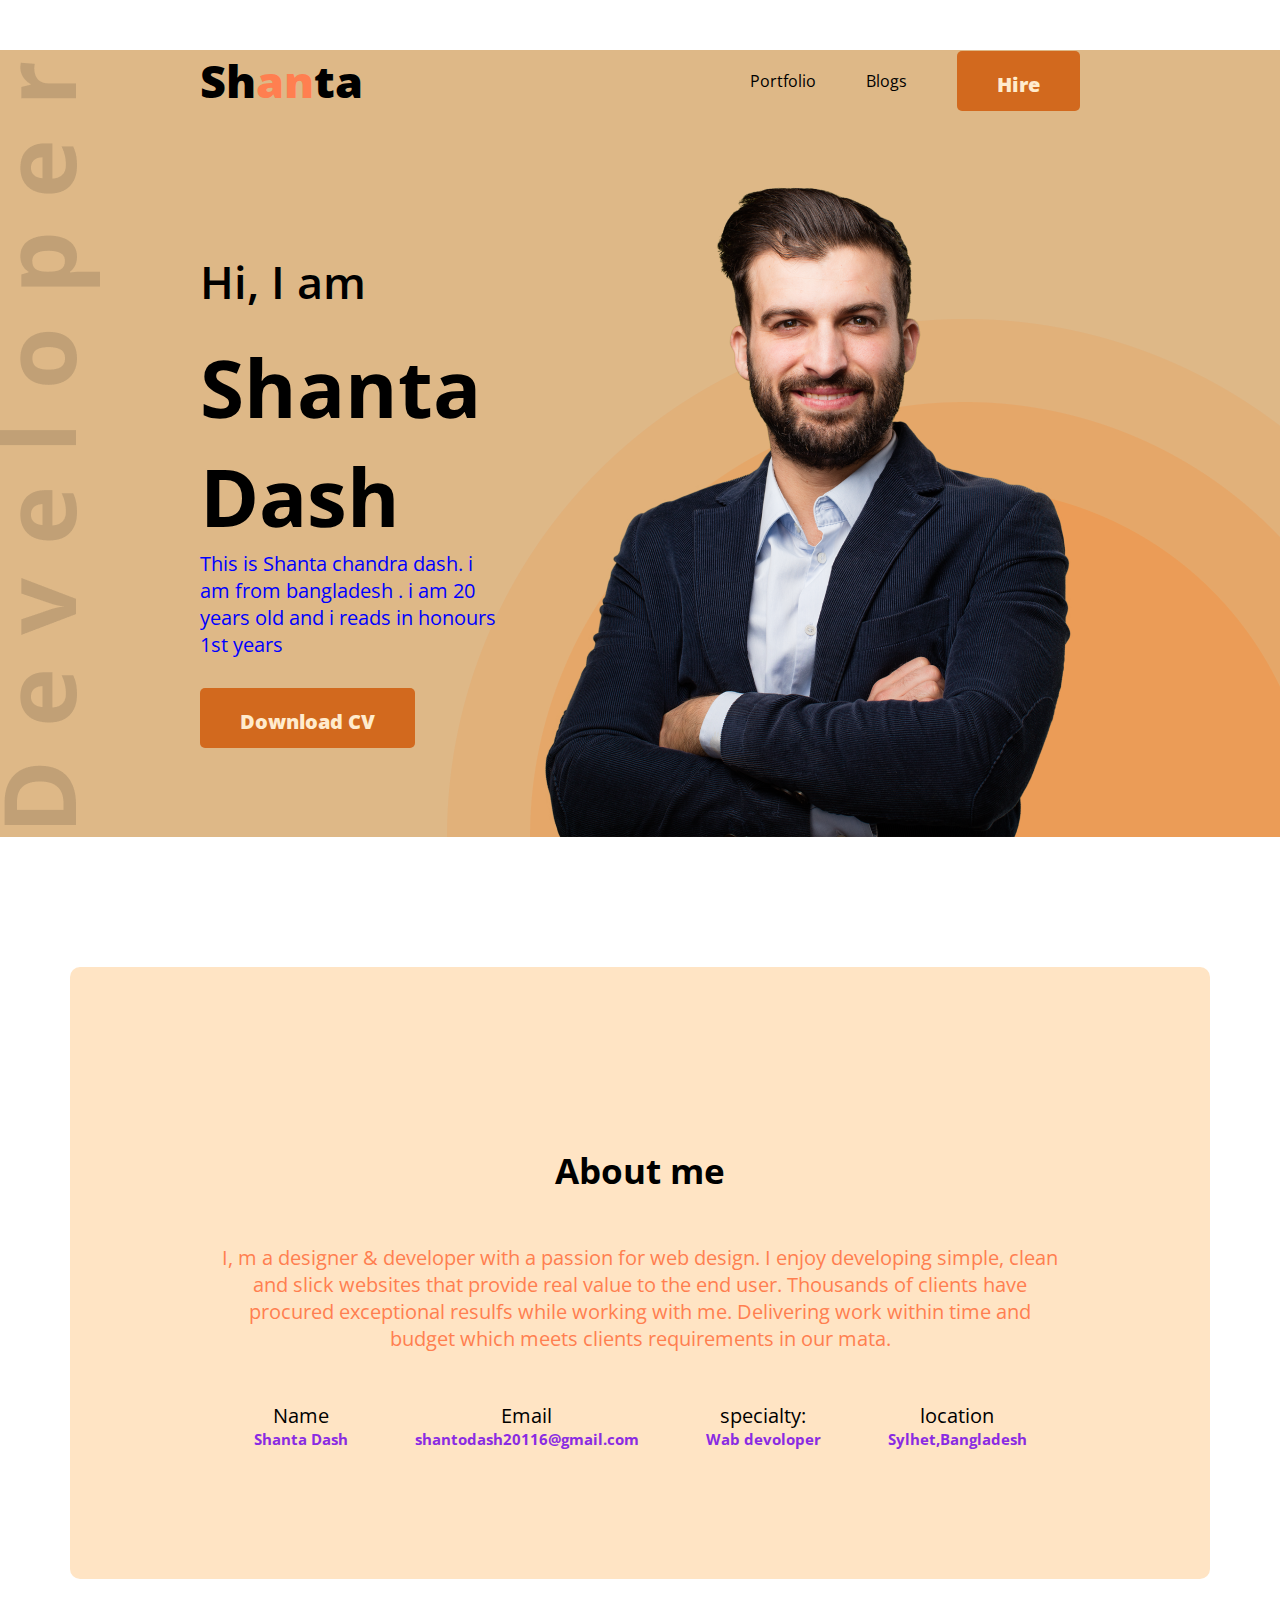
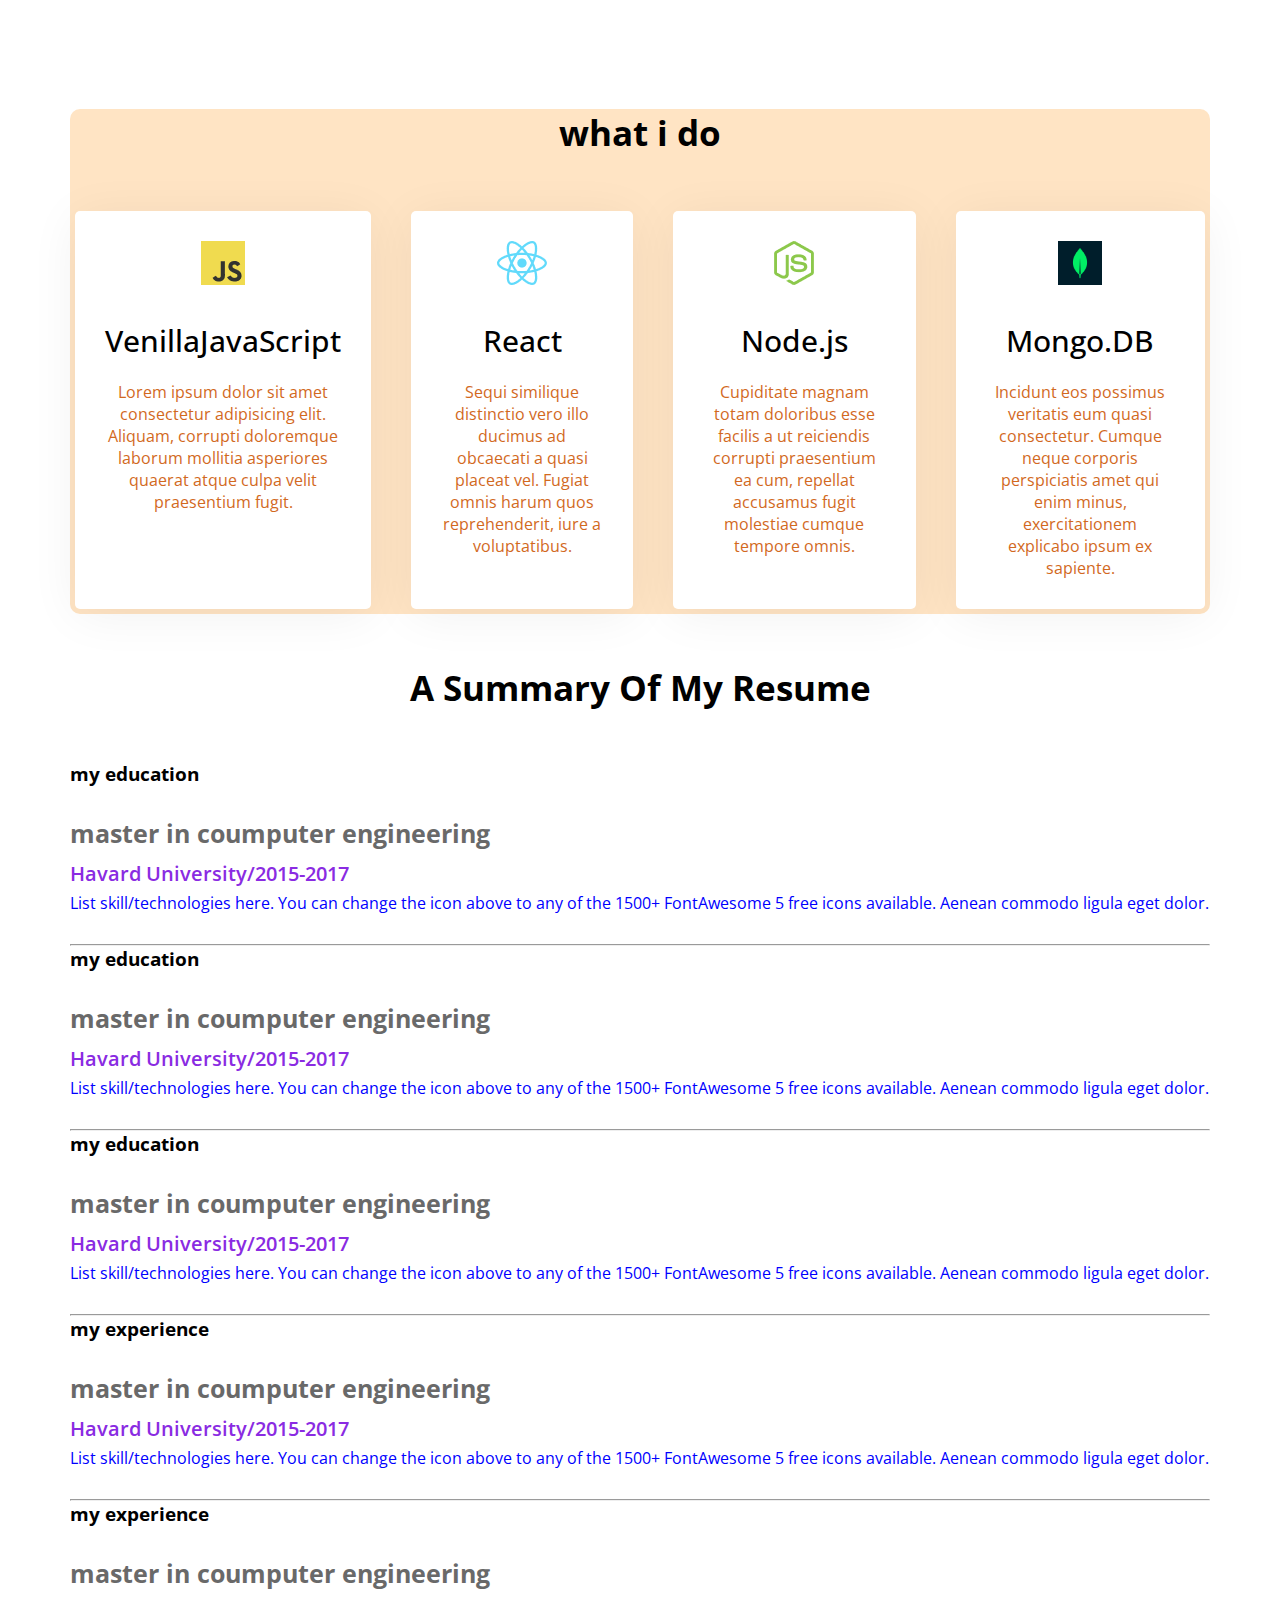
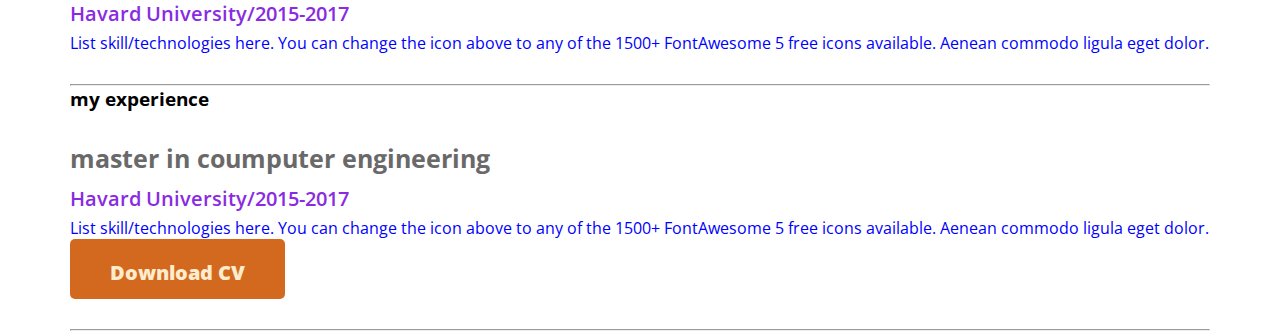
<file: index.html>
<!DOCTYPE html>
<html lang="en">
<head>
    <meta charset="UTF-8">
    <meta http-equiv="X-UA-Compatible" content="IE=edge">
    <meta name="viewport" content="width=device-width, initial-scale=1.0">
    <title>Devoloper Portfolio</title>
    <!-- <link rel="stylesheet" href="styles/portfolio.css"> -->
    <link rel="preconnect" href="https://fonts.googleapis.com"><link rel="preconnect" href="https://fonts.gstatic.com" crossorigin><link href="https://fonts.googleapis.com/css2?family=Open+Sans&display=swap" rel="stylesheet">
    <link rel="stylesheet" href="styles/portfolio.css">
</head>
<body>
    <header class="header">
         <nav>
            <h3 class="nav-title">Sh<span class="text-primary">an</span>ta</h3><br>

            <ul>
                <li>Portfolio</li>
                <li>Blogs</li>
                <li><button class="btn-primary">Hire</button></li>
            </ul>
         </nav>
         <!-- header bannar -->
         <div class="banner">
         <div> 
                <h3 class="banner-sub-title">Hi, I am</h3>
                <h1 class="banner-title">Shanta Dash</h1>
                <p class="banner-description">This is Shanta chandra dash. i am from bangladesh . i am 20 years old and i reads in honours 1st years </p>
                <button class="btn-primary">Download CV </button>
             </div>
                 <img src="images/hardy.png" alt="">
                 </div>
    </header>
    <main>
      <section class="about me">
        <h3 class="section-title" >About me</h3>
        <p class="section-description">I, m a designer & developer with a passion for web design. I enjoy developing simple, clean and slick websites that provide real value to the end user. Thousands of clients have procured exceptional resulfs while working with me. Delivering work within time and budget which meets clients requirements in our mata.</p>
             <div class="about-info-container">
                <div class="about-info">
                    <p class="info-title">Name</p>
                    <p class="info-description">Shanta Dash</p>
                </div>
                <div class="about-info">
                    <p class="info-title">Email</p>
                    <p class="info-description">shantodash20116@gmail.com</p>
                </div>
                <div class="about-info">
                    <p class="info-title">specialty:</p>
                    <p class="info-description">Wab devoloper</p>
                </div>
                <div class="about-info">
                    <p class="info-title">location</p>
                    <p class="info-description">Sylhet,Bangladesh</p>
                </div>
             </div>
      </section>
      <!-- what i do section -->
      <section class="what-i-do">
      <h3 class="section-title">what i do</h3>
      <div class="skills-container">
        <div class="skills">
            <img src="images/icons/js.png" alt="">
            <p class="skill-title">VenillaJavaScript</p>
            <p class="skill-description">Lorem ipsum dolor sit amet consectetur adipisicing elit. Aliquam, corrupti doloremque laborum mollitia asperiores quaerat atque culpa velit praesentium fugit.</p>
        </div>
        <div class="skills">
            <img src="images/icons/react.png" alt="">
            <p class="skill-title">React</p>
            <p class="skill-description">Sequi similique distinctio vero illo ducimus ad obcaecati a quasi placeat vel. Fugiat omnis harum quos reprehenderit, iure a voluptatibus.</p>
        </div>
        <div class="skills">
            <img src="images/icons/nodejs.png" alt="">
            <p class="skill-title">Node.js</p>
            <p class="skill-description">Cupiditate magnam totam doloribus esse facilis a ut reiciendis corrupti praesentium ea cum, repellat accusamus fugit molestiae cumque tempore omnis.</p>
        </div>
        <div class="skills">
            <img src="images/icons/mongo.png" alt="">
            <p class="skill-title">Mongo.DB</p>
            <p class="skill-description">Incidunt eos possimus veritatis eum quasi consectetur. Cumque neque corporis perspiciatis amet qui enim minus, exercitationem explicabo ipsum ex sapiente.</p>
        </div>
      </div>
      </section>
      <!-- Resume Section -->
      <section class="resume">
         <h3 class="section-title">A Summary Of My Resume</h3>
         <div class="resume-content">
         </div>
                <h3 class="resume-title">my education</h3>
                <div class="resume-item">
                    <h4 class="title">master in coumputer engineering</h4>
                    <h5 class="sub-title">Havard University/2015-2017</h5>
                    <p class="description">List skill/technologies here. You can change the icon above to any of the 1500+ FontAwesome 5 free icons available. Aenean commodo ligula eget dolor.</p>
                </div>
                <hr>
         <div class="resume-content">
         </div>
                <h3 class="resume-title">my education</h3>
                <div class="resume-item">
                    <h4 class="title">master in coumputer engineering</h4>
                    <h5 class="sub-title">Havard University/2015-2017</h5>
                    <p class="description">List skill/technologies here. You can change the icon above to any of the 1500+ FontAwesome 5 free icons available. Aenean commodo ligula eget dolor.</p>
                </div>
                <hr>
         <div class="resume-content">
         </div>
                <h3 class="resume-title">my education</h3>
               <div class="resume-item">
                     <h4 class="title">master in coumputer engineering</h4>
                    <h5 class="sub-title">Havard University/2015-2017</h5>
                    <p class="description">List skill/technologies here. You can change the icon above to any of the 1500+ FontAwesome 5 free icons available. Aenean commodo ligula eget dolor.</p>
                </div>
                <hr>
            <!-- </div> -->
            <div class="resume-content"></div>
                <h3 class="resume-title"> my experience</h3>
                <div class="resume-item">
                    <h4 class="title">master in coumputer engineering</h4>
                   <h5 class="sub-title">Havard University/2015-2017</h5>
                   <p class="description">List skill/technologies here. You can change the icon above to any of the 1500+ FontAwesome 5 free icons available. Aenean commodo ligula eget dolor.</p>
            </div>
            <hr>
            <div class="resume-content"></div>
                <h3 class="resume-title"> my experience</h3>
                <div class="resume-item">
                    <h4 class="title">master in coumputer engineering</h4>
                   <h5 class="sub-title">Havard University/2015-2017</h5>
                   <p class="description">List skill/technologies here. You can change the icon above to any of the 1500+ FontAwesome 5 free icons available. Aenean commodo ligula eget dolor.</p>
            </div>
            <hr>
            <div class="resume-content"></div>
                <h3 class="resume-title"> my experience</h3>
                <div class="resume-item">
                    <h4 class="title">master in coumputer engineering</h4>
                   <h5 class="sub-title">Havard University/2015-2017</h5>
                   <p class="description">List skill/technologies here. You can change the icon above to any of the 1500+ FontAwesome 5 free icons available. Aenean commodo ligula eget dolor.</p>
                   <div>
                   <button class="btn-primary">Download CV </button></div>
            </div>
            <hr>
            </div>
            </div>
         </div>
      </section>
    </main>
    <footer>

    </footer>
</body>
</html>
</file>
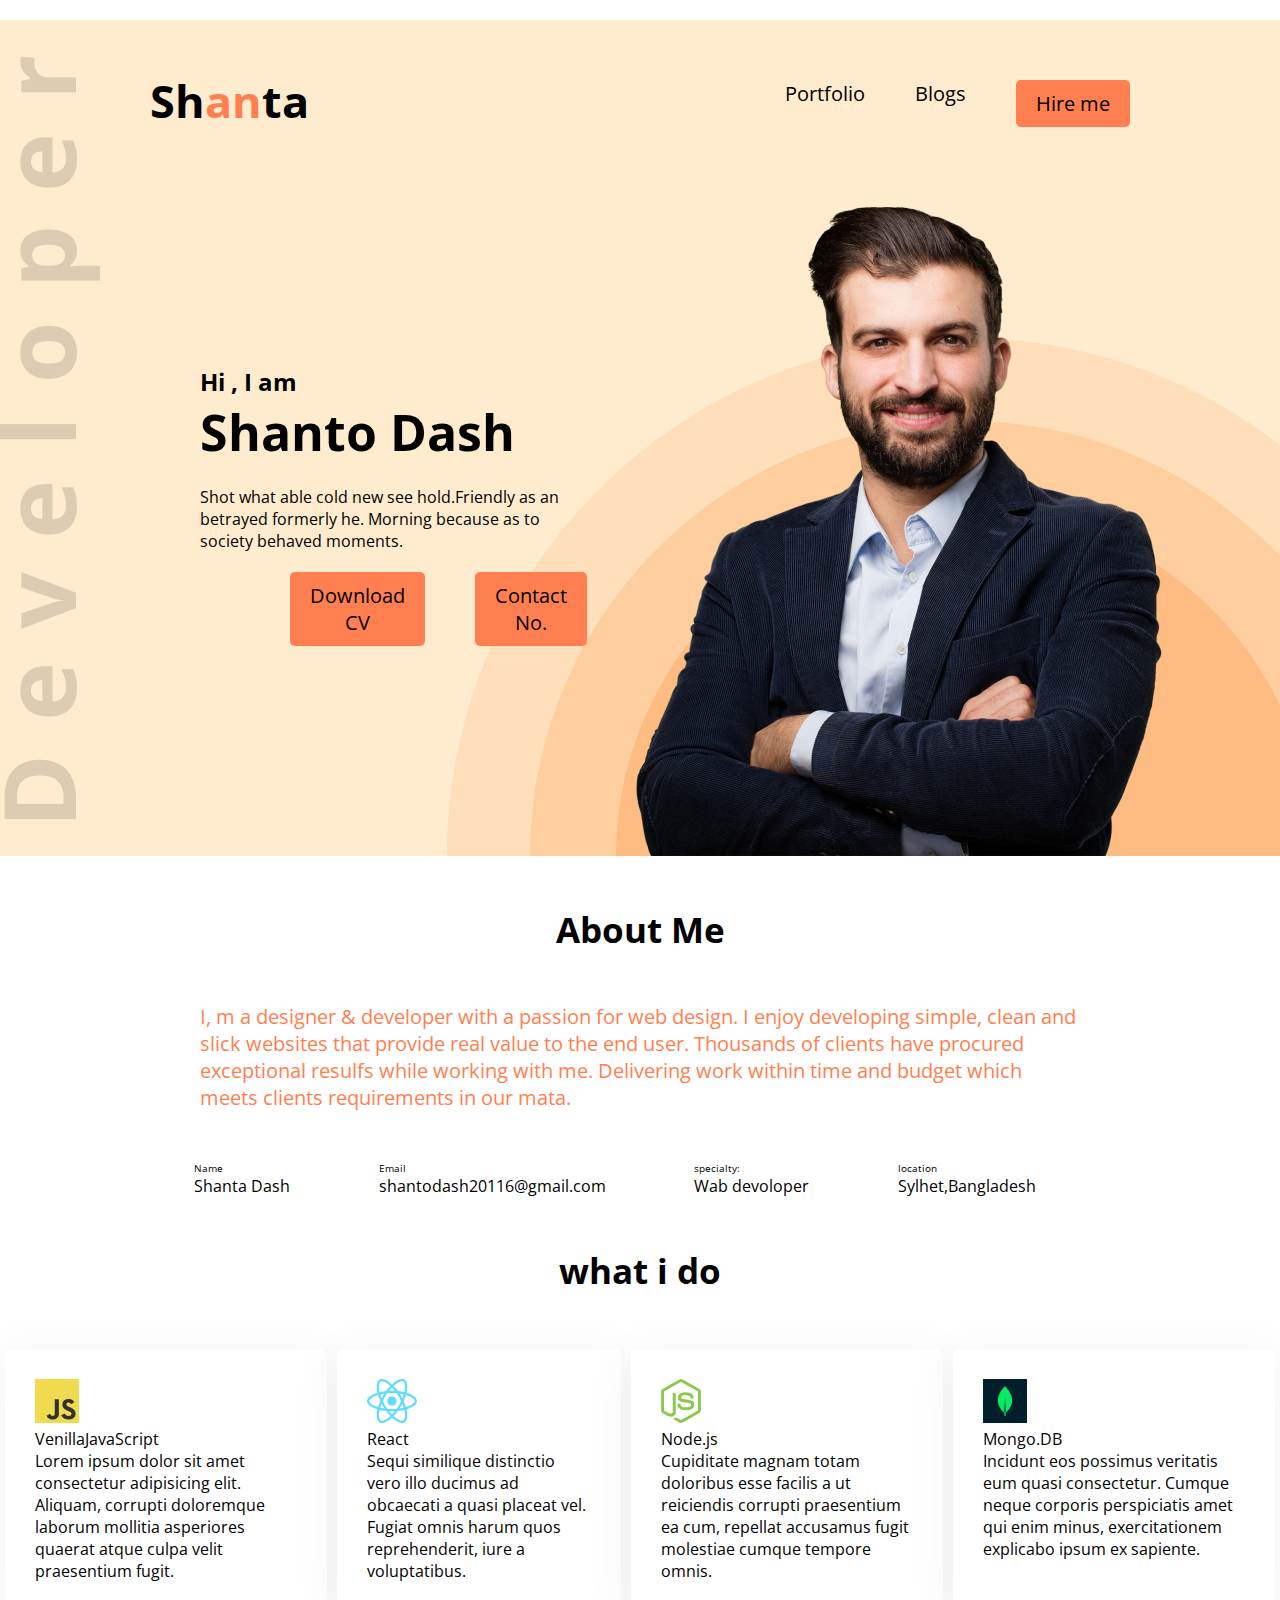
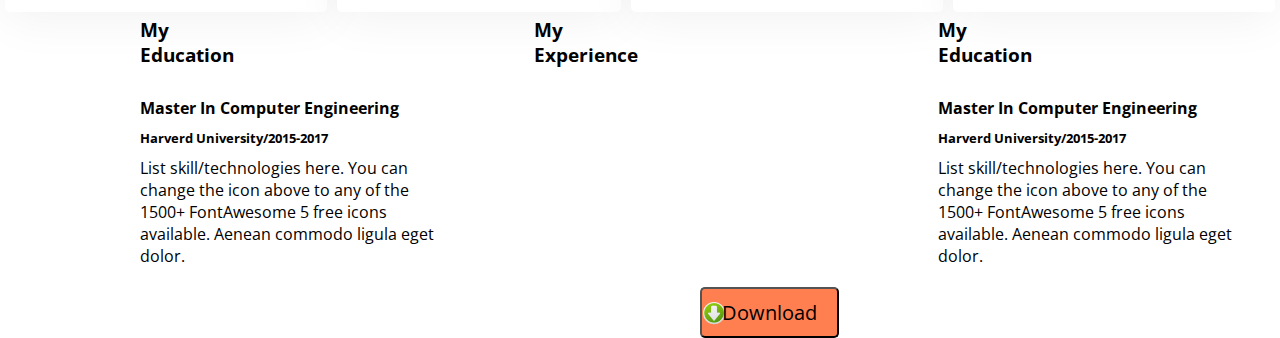
<file: index2.html>
<!DOCTYPE html>
<html lang="en">
<head>
    <meta charset="UTF-8">
    <meta http-equiv="X-UA-Compatible" content="IE=edge">
    <meta name="viewport" content="width=device-width, initial-scale=1.0">
    <title>Devoloper Portfolio 2</title>
    <link rel="preconnect" href="https://fonts.googleapis.com"><link rel="preconnect" href="https://fonts.gstatic.com" crossorigin><link href="https://fonts.googleapis.com/css2?family=Open+Sans&display=swap" rel="stylesheet">
    <link rel="stylesheet" href="styles/portfolio2.css">
</head>
<body>
    <header class="header">
       <nav>
        <h3 class="nav-title">Sh<span class="text-primary">an</span>ta</h3>
        <ul>
            <li>Portfolio</li>
            <li>Blogs</li>
            <li><button class="btn">Hire me</button></li>
        </ul>
       </nav>
       <!-- header baner -->
       <div class="baner">
        <div>
         <h2>Hi , I am</h2>
         <h1 class="name">Shanto Dash</h1>
         <p class="paragraph">Shot what able cold new see hold.Friendly as an betrayed formerly he. Morning because as to society behaved moments.</p>
         <ul>
         <li><button class="btn">Download CV</button></li>
         <li><button class="btn">Contact No.</button></li>
         </ul>
         </div>
         <img src="images/hardy.png" alt="">
       </div>
    </header>
    <main>
         <section class="about">
            <h2 class="section-title">About Me</h2>
            <p class="section-description">I, m a designer & developer with a passion for web design. I enjoy developing simple, clean and slick websites that provide real value to the end user. Thousands of clients have procured exceptional resulfs while working with me. Delivering work within time and budget which meets clients requirements in our mata.</p>
                <div class="about-info-container">
                    <div class="about-info">
                        <p class="info-title">Name</p>
                        <p class="info-description">Shanta Dash</p>
                    </div>
                    <div class="about-info">
                        <p class="info-title">Email</p>
                        <p class="info-description">shantodash20116@gmail.com</p>
                    </div>
                    <div class="about-info">
                        <p class="info-title">specialty:</p>
                        <p class="info-description">Wab devoloper</p>
                    </div>
                    <div class="about-info">
                        <p class="info-title">location</p>
                        <p class="info-description">Sylhet,Bangladesh</p>
                        </div>
            </div>
         </section>
        <!-- what i do section -->
        <section class="what-i-do">
        <h3 class="section-title">what i do</h3>
        <div class="skills-container">
          <div class="skills">
              <img src="images/icons/js.png" alt="">
              <p class="skill-title">VenillaJavaScript</p>
              <p class="skill-description">Lorem ipsum dolor sit amet consectetur adipisicing elit. Aliquam, corrupti doloremque laborum mollitia asperiores quaerat atque culpa velit praesentium fugit.</p>
          </div>
          <div class="skills">
              <img src="images/icons/react.png" alt="">
              <p class="skill-title">React</p>
              <p class="skill-description">Sequi similique distinctio vero illo ducimus ad obcaecati a quasi placeat vel. Fugiat omnis harum quos reprehenderit, iure a voluptatibus.</p>
          </div>
          <div class="skills">
              <img src="images/icons/nodejs.png" alt="">
              <p class="skill-title">Node.js</p>
              <p class="skill-description">Cupiditate magnam totam doloribus esse facilis a ut reiciendis corrupti praesentium ea cum, repellat accusamus fugit molestiae cumque tempore omnis.</p>
          </div>
          <div class="skills">
              <img src="images/icons/mongo.png" alt="">
              <p class="skill-title">Mongo.DB</p>
              <p class="skill-description">Incidunt eos possimus veritatis eum quasi consectetur. Cumque neque corporis perspiciatis amet qui enim minus, exercitationem explicabo ipsum ex sapiente.</p>
          </div>
          </div>
          </section>
          <!-- Resume -->
          <section class="Resume">
             <ul class="resume-content">
                <li><h3 class="resume-title">My Education</h3>
                  <h4 class="sub-title">Master In Computer Engineering</h4>
                  <h5 class="sub-title">Harverd University/2015-2017</h5>
                    <p class="description">List skill/technologies here. You can change the icon above 
                    to any of the 1500+ FontAwesome 5 free icons available. Aenean commodo ligula eget dolor.</p></li>
                <li><h3 class="resume-title">My Experience</h3></li>
                <li><h3 class="resume-title">My Education</h3>
                  <h4 class="sub-title">Master In Computer Engineering</h4>
                  <h5 class="sub-title">Harverd University/2015-2017</h5>
                    <p class="description">List skill/technologies here. You can change the icon above 
                    to any of the 1500+ FontAwesome 5 free icons available. Aenean commodo ligula eget dolor.</p></li>
                <li><h3 class="resume-title">My Experience</h3></li>
                <li><h3 class="resume-title">My Education</h3>
                  <h4 class="sub-title">Master In Computer Engineering</h4>
                  <h5 class="sub-title">Harverd University/2015-2017</h5>
                    <p class="description">List skill/technologies here. You can change the icon above 
                    to any of the 1500+ FontAwesome 5 free icons available. Aenean commodo ligula eget dolor.</p></li>
                <li><h3 class="resume-title">My Experience</h3></li>
             </ul>
          </section>
          <section>
            <h2><button class="button">Download</button></h2>
          </section>
    </main>
    <footer>

    </footer>
</body>
</html>
</file>
<file: styles/portfolio.css>
*{
    margin: 0px;
    font-family: 'Open Sans', sans-serif;
}

/* header and navigation styles */
.header{
    background-color: burlywood;
    background-image: url('../images/header_bg.png'),url('../images/developer.png');
    background-repeat: no-repeat;
    background-position: bottom right,left
}

nav{
    display: flex;
    justify-content: space-between;
    margin: 50px 200px;
}
nav ul{
    display: flex;
    align-items: center;
}
nav li {
    list-style: none;
    margin-left: 50px;
}
.nav-title{
    font-weight: 800;
    font-size: 45px;
}
.text-primary{
    color: coral;
}
.btn-primary{
    color: blanchedalmond;
    font-size: 20px;
    font-weight: 800;
    border: 0px;
    padding: 20px 40px;
    height: 60px;
    border-radius: 5px;
    background-color: chocolate;
    text-align: center;
}
/* banner styles */
.banner{
    display: flex;
    align-items: center;
    margin: 0 200px;
}
.banner-title{
      font-weight: 700px;
      font-size: 80px;
} 
.banner-sub-title{
       font-weight: 600;
       font-size: 45px;
       margin-bottom: 20px;
}
.banner-description{
   color: blue; 
   font-size: 20px;
   margin-bottom: 30px;
}
/* .header{ */
     /* background-color: brown; */
     /* main section */
main{
    max-width: 1140px;
    margin: 0 auto;
}
/* } */
/* about section styles */
.about{
   margin-top: 130px;
   text-align: center;
   background-color: bisque;
   border-radius: 10px;
   padding: 130px 150px;
}
.section-title{
    text-align: center;
   font-weight: 700;
   font-size: 35px;
   margin-bottom: 50px;
   margin-top: 50px;
}
.section-description{
     color: coral;
     font-size: 20px;
     margin-bottom: 50px;
}
.about-info-container {
    display: flex;
    justify-content: space-around;
}

.about .info-title{
    font-size: 20px;
    color: black;
}
 .info-description{
   font-size: 15px;
   font-weight: 700;
   color: blueviolet;
}
/* What i do */
.what-i-do{
    margin-top: 130px;
     text-align: center;
    background-color: bisque;
    border-radius: 10px;
    padding: 100px 120spx; 
 }
 .skills{
    background: #FFFFFF;
    box-shadow: 0px 6px 50px rgba(0, 0, 0, 0.06);
    border-radius: 5px;
    padding: 30px;
    margin: 5px;
 }
 .skill-title{
    font-size: 30px;
    font-weight: 500;
    margin-top: 30px;
    margin-bottom: 20px;
    
 }
 .skills-container{
    display: flex;
    gap: 30px;
    
 }
 .skill-description{
    color: chocolate;
 }


 /* Resume styles */
 .resume-content{
    display: flex;
    justify-content: space-around;
    }   
    .resume-item{
    margin-top: 30px;
    margin-bottom: 30px;
    }
 
 .resume .title{
      font-size: 25px;
      font-weight: 700;
      color: dimgrey;
      margin-top: 30px;
      margin-bottom: 10px;
      
 }
 .resume .sub-title{
     color: blueviolet;
     font-size: 20px;
     font-weight: 600;
 }
 .resume .description{
   color: blue;
   margin-top: 5px;
 }
</file>
<file: styles/portfolio2.css>
*{
    margin: 0;
    font-family: 'Open Sans',sans-serif;
}

/* header and navigation styles */
.header{
      background-color: blanchedalmond;
    
    background-image: url('../images/header_bg.png'),url('../images/developer.png');
    background-repeat: no-repeat;
    background-position: bottom right,left;
}
nav{
    display: flex;
    justify-content: space-between;
    /* margin: 50px 150px; */
    margin-top: 20px;
    margin-left: 150px;
    margin-right: 150px;
}
nav li{
    list-style: none;
    margin-left: 50px;
    font-weight: 800px;
    font-size: 20px;
    /* padding: 20px 40px; */
    height: 100px;
    margin-top: 60px;

}
nav ul{
    display: flex;
}
.nav-title{
    font-weight: 800px;
    font-size: 45px;
    margin-top: 50px;
}
.text-primary{
    color: coral;
}
.btn{
   background-color: coral;
   /* color: blanchedalmond; */
   font-size: 20px;
   /* font-weight: 800px; */
   border: 0px;
   padding: 10px 20px;
   /* height: 60px; */
   border-radius: 5px;
   text-align: center;
   
}
.baner{
        
         margin-bottom: 100px;
        display: flex;
        align-items: center;
        margin: 0 200px;
}
.name{
    font-size: 50px;
    font-weight: 900px;
}
.paragraph{
    margin-top: 20px;
    margin-bottom: 20px;
}
div li{
    list-style: none;
    margin-left: 50px;
    /* font-weight: 800px; */
    /* font-size: 20px; */
    /* padding: 20px 40px; */
    height: 100px;

    
}
div ul{
    display: flex;
}
.about {
   box-sizing: border-box;
}

.section-title{
    text-align: center;
    margin-top: 50px;
    font-weight: 700;
    font-size: 35px;
    margin-bottom: 50px;

}
.section-description{
    margin-top: 50px;
    margin-left: 200px;
    margin-right: 200px;
    color: coral;
     font-size: 20px;
     margin-bottom: 50px;
}
.about-info-container{
    display: flex;
    margin-left: 150px;
    justify-content: space-around;
    margin-bottom: 50px;
    margin-right: 200px;
}
.info-title{
    font-size: 10px;
    font-weight: 50px;
}
.skills-container{
    display: flex;
}
.skills{
    background: #FFFFFF;
    box-shadow: 0px 6px 50px rgba(0, 0, 0, 0.06);
    border-radius: 5px;
    padding: 30px;
    margin: 5px;
}
.resume-title{
    margin-left: 100px;
    margin-bottom: 30px;
    margin-right: 200px;
}
.sub-title{
    margin-left: 100px;
    margin-top: 10px;
    margin-bottom: 10px;
}
 /* .description{
    margin-left: 300px;
     margin-bottom: 20px;
} */
.resume-content{
    display: flex;
    list-style: none;
    justify-content: space-between;
}
ul p{
    margin-left: 100px;
    margin-bottom: 20px;
}
.button{
    background-color: coral;
    text-align: center;
    border-radius: 5px;
    font-size: 20px;
    padding: 10px 20px;
    margin-left: 700px;
    background-image: url('../images/icons/download1.png');
    background-repeat: no-repeat;
    background-position: left;

}
</file>
